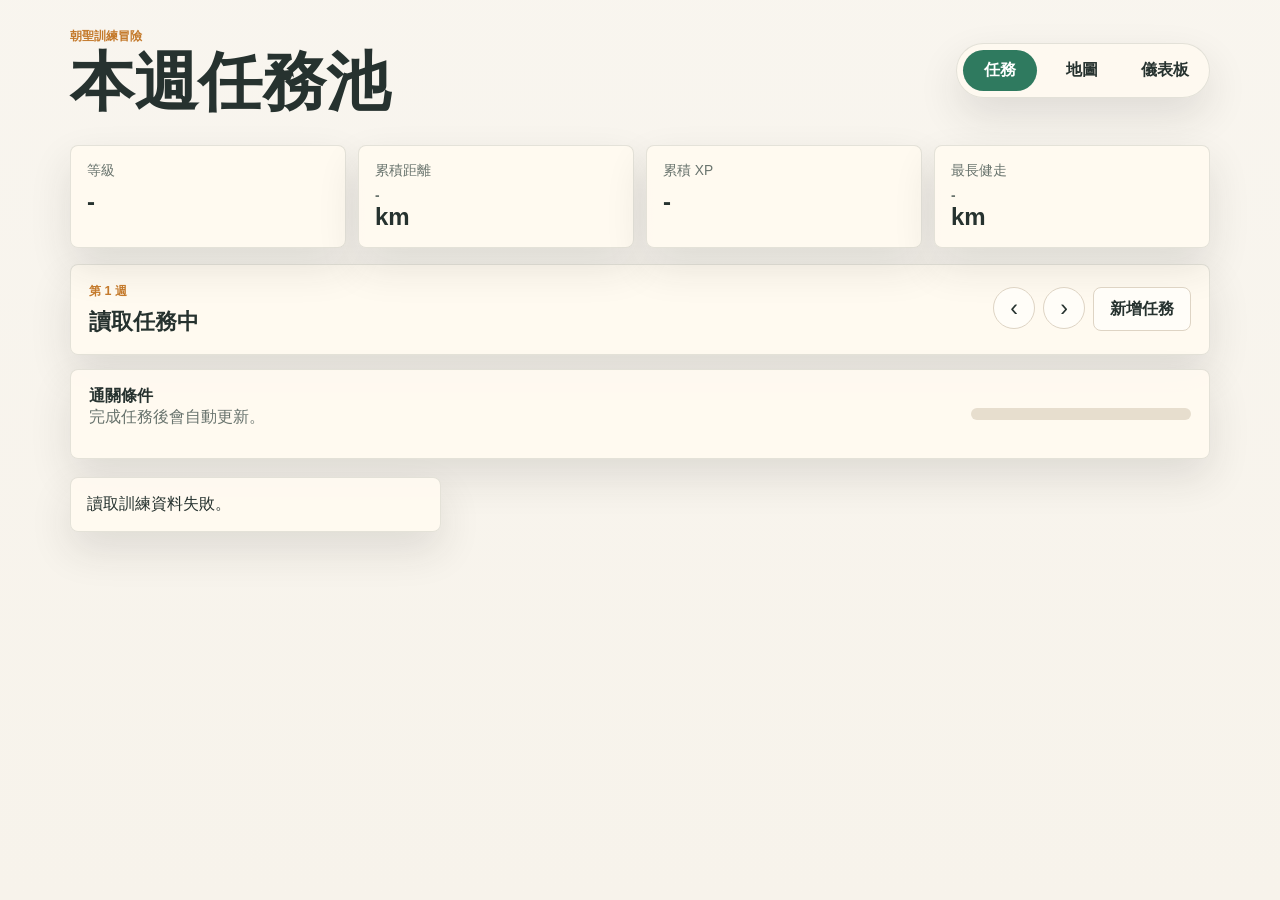
<file: index.html>
<!doctype html>
<html lang="zh-Hant">
<head>
  <meta charset="utf-8">
  <meta name="viewport" content="width=device-width, initial-scale=1">
  <title>朝聖訓練冒險</title>
  <link rel="stylesheet" href="css/style.css">
</head>
<body>
  <header class="app-header">
    <div>
      <p class="eyebrow">朝聖訓練冒險</p>
      <h1>本週任務池</h1>
    </div>
    <nav class="top-nav" aria-label="主要導覽">
      <a class="active" href="index.html">任務</a>
      <a href="map.html">地圖</a>
      <a href="dashboard.html">儀表板</a>
    </nav>
  </header>

  <main class="layout">
    <section class="status-panel" aria-live="polite">
      <div class="status-card">
        <span>等級</span>
        <strong id="levelValue">-</strong>
      </div>
      <div class="status-card">
        <span>累積距離</span>
        <strong><span id="distanceValue">-</span> km</strong>
      </div>
      <div class="status-card">
        <span>累積 XP</span>
        <strong id="xpValue">-</strong>
      </div>
      <div class="status-card">
        <span>最長健走</span>
        <strong><span id="longestWalkValue">-</span> km</strong>
      </div>
    </section>

    <section class="week-toolbar">
      <div>
        <p class="eyebrow">第 <span id="weekNumberLabel">1</span> 週</p>
        <h2 id="chapterName">讀取中</h2>
      </div>
      <div class="week-actions">
        <button class="icon-button" id="previousWeekButton" type="button" aria-label="上一週">‹</button>
        <button class="icon-button" id="nextWeekButton" type="button" aria-label="下一週">›</button>
        <button class="secondary-button" id="addMissionButton" type="button">新增任務</button>
      </div>
    </section>

    <section class="pass-panel">
      <div>
        <strong id="passTitle">通關條件</strong>
        <p id="passDescription">完成任務後會自動更新。</p>
        <div class="requirement-grid" id="requirementGrid" aria-label="通關進度細節"></div>
      </div>
      <div class="progress-track" aria-label="本週完成度">
        <div id="weekProgressBar" class="progress-fill"></div>
      </div>
    </section>

    <section id="missionGrid" class="mission-grid" aria-live="polite"></section>
  </main>

  <dialog id="completionDialog" class="dialog">
    <form id="completionForm" method="dialog">
      <div class="dialog-header">
        <div>
          <p class="eyebrow">完成任務</p>
          <h2 id="dialogMissionTitle">任務</h2>
        </div>
        <button class="icon-button" type="button" id="closeDialogButton" aria-label="關閉">×</button>
      </div>

      <input type="hidden" id="missionIdInput">

      <div class="form-grid">
        <label>
          <span>完成日期時間</span>
          <input id="completedAtInput" name="completedAt" type="datetime-local">
        </label>
        <label>
          <span>距離 km</span>
          <input id="actualDistanceInput" name="actualDistanceKm" inputmode="decimal" placeholder="5.2">
        </label>
        <label>
          <span>時間 分鐘</span>
          <input id="actualMinutesInput" name="actualMinutes" inputmode="decimal" placeholder="58">
        </label>
        <label>
          <span>背包 kg</span>
          <input id="actualBackpackInput" name="actualBackpackKg" inputmode="decimal" placeholder="0">
        </label>
        <label>
          <span>疲勞 1-10</span>
          <input id="fatigueInput" name="fatigueScore" inputmode="numeric" placeholder="6">
        </label>
        <label>
          <span>疼痛 1-10</span>
          <input id="painInput" name="painScore" inputmode="numeric" placeholder="3">
        </label>
        <label>
          <span>疼痛部位</span>
          <input id="painAreaInput" name="painArea" placeholder="小腿">
        </label>
      </div>

      <label class="full-label">
        <span>心情</span>
        <input id="moodInput" name="mood" placeholder="開心">
      </label>

      <label class="full-label">
        <span>備註</span>
        <textarea id="notesInput" name="notes" rows="3" placeholder="後半段有點累"></textarea>
      </label>

      <p class="form-hint" id="formHint">送出後會寫入訓練資料表。</p>

      <div class="dialog-actions">
        <button class="secondary-button" type="button" id="cancelButton">取消</button>
        <button class="primary-button" type="submit">完成並獲得 XP</button>
      </div>
    </form>
  </dialog>

  <dialog id="customMissionDialog" class="dialog">
    <form id="customMissionForm" method="dialog">
      <div class="dialog-header">
        <div>
          <p class="eyebrow">加碼任務</p>
          <h2>新增本週卡片</h2>
        </div>
        <button class="icon-button" type="button" id="closeCustomMissionButton" aria-label="關閉">×</button>
      </div>

      <div class="form-grid">
        <label>
          <span>任務名稱</span>
          <input name="title" id="customTitleInput" required placeholder="例如：輕鬆跑 30 分鐘">
        </label>
        <label>
          <span>任務類型</span>
          <select name="missionType" id="customTypeInput">
            <option value="run">跑步</option>
            <option value="walk">健走</option>
            <option value="cycling">騎車</option>
            <option value="swim">游泳</option>
            <option value="strength">肌力</option>
            <option value="recovery">恢復</option>
            <option value="mobility">伸展活動</option>
            <option value="bonus">加碼</option>
            <option value="other">其他</option>
          </select>
        </label>
        <label>
          <span>任務大小</span>
          <select name="missionSize" id="customSizeInput">
            <option value="normal">一般</option>
            <option value="mini">短任務</option>
            <option value="long">長任務</option>
          </select>
        </label>
        <label>
          <span>目標距離 km</span>
          <input name="targetDistanceKm" inputmode="decimal" placeholder="3">
        </label>
        <label>
          <span>目標時間 分鐘</span>
          <input name="targetMinutes" inputmode="decimal" placeholder="30">
        </label>
        <label>
          <span>背包 kg</span>
          <input name="targetBackpackKg" inputmode="decimal" placeholder="0">
        </label>
      </div>

      <label class="full-label">
        <span>任務說明</span>
        <textarea name="description" rows="3" placeholder="今天時間比較多，加一張自己想完成的任務。"></textarea>
      </label>

      <p class="form-hint" id="customMissionHint">新增後會出現在本週任務池。</p>

      <div class="dialog-actions">
        <button class="secondary-button" type="button" id="cancelCustomMissionButton">取消</button>
        <button class="primary-button" type="submit">建立卡片</button>
      </div>
    </form>
  </dialog>

  <div class="toast" id="rewardToast" role="status" aria-live="polite">
    <p class="eyebrow">任務完成</p>
    <strong id="rewardToastTitle">今天又更靠近西班牙一點</strong>
    <span id="rewardToastText">獲得經驗值，旅程繼續前進。</span>
  </div>

  <template id="missionCardTemplate">
    <article class="mission-card">
      <div class="mission-card-header">
        <span class="type-pill"></span>
        <span class="size-pill"></span>
      </div>
      <h3></h3>
      <p></p>
      <dl>
        <div>
          <dt>距離</dt>
          <dd data-field="distance"></dd>
        </div>
        <div>
          <dt>時間</dt>
          <dd data-field="minutes"></dd>
        </div>
        <div>
          <dt>背包</dt>
          <dd data-field="backpack"></dd>
        </div>
      </dl>
      <button class="primary-button" type="button">完成任務</button>
    </article>
  </template>

  <script src="js/config.js"></script>
  <script src="js/api.js"></script>
  <script src="js/app.js"></script>
</body>
</html>
</file>
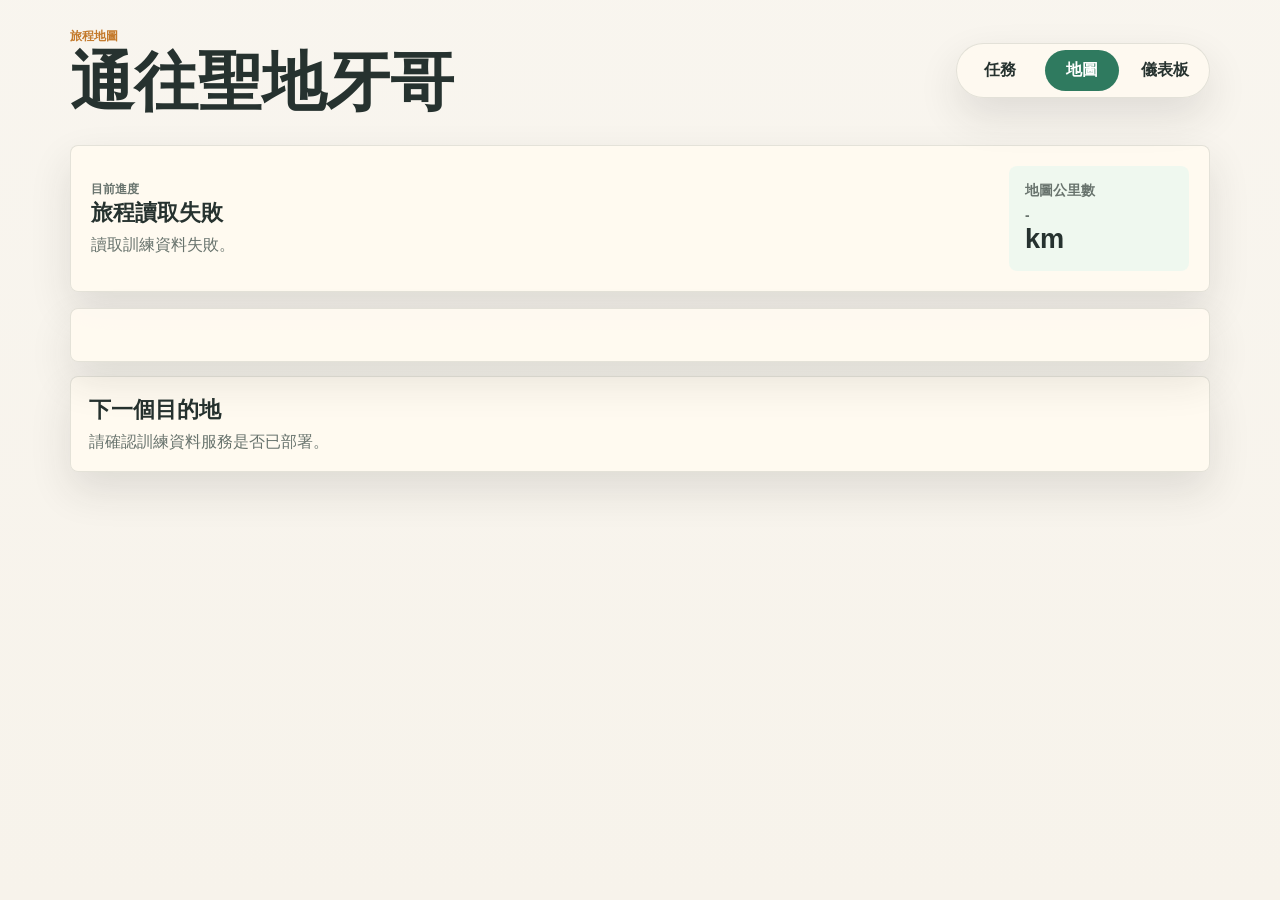
<file: map.html>
<!doctype html>
<html lang="zh-Hant">
<head>
  <meta charset="utf-8">
  <meta name="viewport" content="width=device-width, initial-scale=1">
  <title>朝聖旅程地圖</title>
  <link rel="stylesheet" href="css/style.css">
</head>
<body>
  <header class="app-header">
    <div>
      <p class="eyebrow">旅程地圖</p>
      <h1>通往聖地牙哥</h1>
    </div>
    <nav class="top-nav" aria-label="主要導覽">
      <a href="index.html">任務</a>
      <a class="active" href="map.html">地圖</a>
      <a href="dashboard.html">儀表板</a>
    </nav>
  </header>

  <main class="layout">
    <section class="map-hero">
      <div>
        <p class="eyebrow">目前進度</p>
        <h2 id="mapProgressTitle">正在讀取旅程</h2>
        <p id="mapProgressText">完成任務後，地圖會往前推進。</p>
      </div>
      <div class="map-distance">
        <span>地圖公里數</span>
        <strong><span id="routeKmValue">-</span> km</strong>
      </div>
    </section>

    <section class="route-panel">
      <div class="route-line" aria-hidden="true">
        <div class="route-line-fill" id="routeLineFill"></div>
      </div>
      <div class="route-nodes" id="routeNodes" aria-live="polite"></div>
    </section>

    <section class="map-note-panel">
      <h2>下一個目的地</h2>
      <p id="nextNodeText">正在計算下一個節點。</p>
    </section>
  </main>

  <script src="js/config.js"></script>
  <script src="js/api.js"></script>
  <script src="js/map.js"></script>
</body>
</html>
</file>
<file: css/style.css>
:root {
  --bg: #f7f3eb;
  --surface: #fffaf1;
  --surface-strong: #fffdf8;
  --ink: #26322f;
  --muted: #68736d;
  --line: #ded4c4;
  --green: #2f7a5f;
  --green-dark: #245e49;
  --amber: #c47a2c;
  --blue: #3a6f96;
  --red: #b75d4a;
  --shadow: 0 18px 42px rgba(42, 45, 40, 0.12);
  font-family: -apple-system, BlinkMacSystemFont, "Segoe UI", sans-serif;
}

* {
  box-sizing: border-box;
}

body {
  margin: 0;
  min-height: 100vh;
  color: var(--ink);
  background:
    linear-gradient(180deg, rgba(247, 243, 235, 0.82), rgba(247, 243, 235, 1)),
    url("https://images.unsplash.com/photo-1500530855697-b586d89ba3ee?auto=format&fit=crop&w=1800&q=75") center/cover fixed;
}

button,
input,
textarea {
  font: inherit;
}

button {
  cursor: pointer;
}

.app-header {
  display: flex;
  align-items: center;
  justify-content: space-between;
  gap: 24px;
  max-width: 1180px;
  margin: 0 auto;
  padding: 28px 20px 14px;
}

h1,
h2,
h3,
p {
  margin-top: 0;
}

h1 {
  margin-bottom: 0;
  font-size: clamp(2rem, 5vw, 4.25rem);
  line-height: 0.95;
}

h2 {
  margin-bottom: 8px;
  font-size: 1.35rem;
}

.eyebrow {
  margin-bottom: 7px;
  color: var(--amber);
  font-size: 0.78rem;
  font-weight: 800;
  letter-spacing: 0;
  text-transform: uppercase;
}

.top-nav {
  display: flex;
  gap: 8px;
  padding: 6px;
  border: 1px solid rgba(38, 50, 47, 0.12);
  border-radius: 999px;
  background: rgba(255, 250, 241, 0.82);
  box-shadow: var(--shadow);
}

.top-nav a {
  min-width: 74px;
  padding: 10px 14px;
  border-radius: 999px;
  color: var(--ink);
  text-align: center;
  text-decoration: none;
  font-weight: 700;
}

.top-nav a.active {
  color: #fff;
  background: var(--green);
}

.layout {
  max-width: 1180px;
  margin: 0 auto;
  padding: 18px 20px 48px;
}

.status-panel {
  display: grid;
  grid-template-columns: repeat(4, minmax(0, 1fr));
  gap: 12px;
  margin-bottom: 16px;
}

.status-card,
.pass-panel,
.chart-panel,
.records-panel,
.week-toolbar {
  border: 1px solid rgba(38, 50, 47, 0.12);
  border-radius: 8px;
  background: rgba(255, 250, 241, 0.94);
  box-shadow: var(--shadow);
}

.status-card {
  padding: 16px;
}

.status-card span {
  display: block;
  color: var(--muted);
  font-size: 0.86rem;
}

.status-card strong {
  display: block;
  margin-top: 8px;
  font-size: 1.5rem;
}

.week-toolbar {
  display: flex;
  align-items: center;
  justify-content: space-between;
  gap: 16px;
  padding: 18px;
  margin-bottom: 14px;
}

.week-toolbar h2 {
  margin: 0;
}

.week-actions {
  display: flex;
  gap: 8px;
}

.icon-button {
  display: inline-grid;
  width: 42px;
  height: 42px;
  place-items: center;
  border: 1px solid var(--line);
  border-radius: 50%;
  color: var(--ink);
  background: var(--surface-strong);
  font-size: 1.45rem;
  line-height: 1;
}

.pass-panel {
  display: grid;
  grid-template-columns: minmax(0, 1fr) 220px;
  align-items: center;
  gap: 16px;
  padding: 16px 18px;
  margin-bottom: 18px;
}

.pass-panel p {
  margin-bottom: 0;
  color: var(--muted);
}

.requirement-grid {
  display: grid;
  grid-template-columns: repeat(4, minmax(0, 1fr));
  gap: 8px;
  margin-top: 14px;
}

.requirement-item {
  min-height: 64px;
  padding: 10px;
  border: 1px solid rgba(38, 50, 47, 0.1);
  border-radius: 8px;
  background: rgba(255, 253, 248, 0.72);
}

.requirement-item span,
.requirement-item strong {
  display: block;
}

.requirement-item span {
  color: var(--muted);
  font-size: 0.78rem;
  font-weight: 800;
}

.requirement-item strong {
  margin-top: 5px;
  font-size: 1rem;
}

.requirement-item.done {
  border-color: rgba(47, 122, 95, 0.34);
  background: rgba(235, 248, 239, 0.82);
}

.progress-track {
  height: 12px;
  overflow: hidden;
  border-radius: 999px;
  background: #e7dece;
}

.progress-fill {
  width: 0%;
  height: 100%;
  border-radius: inherit;
  background: linear-gradient(90deg, var(--green), var(--amber));
  transition: width 360ms ease;
}

.mission-grid {
  display: grid;
  grid-template-columns: repeat(3, minmax(0, 1fr));
  gap: 14px;
}

.mission-card {
  display: flex;
  min-height: 280px;
  flex-direction: column;
  gap: 12px;
  padding: 16px;
  border: 1px solid rgba(38, 50, 47, 0.12);
  border-radius: 8px;
  background: rgba(255, 253, 248, 0.96);
  box-shadow: var(--shadow);
  transform: translateY(0);
  transition: transform 180ms ease, box-shadow 180ms ease;
}

.mission-card:hover {
  transform: translateY(-3px);
  box-shadow: 0 22px 50px rgba(42, 45, 40, 0.16);
}

.mission-card.completed {
  border-color: rgba(47, 122, 95, 0.5);
  background: rgba(235, 248, 239, 0.96);
}

.mission-card.boss {
  border-color: rgba(196, 122, 44, 0.5);
}

.mission-card-header {
  display: flex;
  justify-content: space-between;
  gap: 8px;
}

.type-pill,
.size-pill {
  display: inline-flex;
  align-items: center;
  min-height: 28px;
  padding: 5px 9px;
  border-radius: 999px;
  font-size: 0.78rem;
  font-weight: 800;
}

.type-pill {
  color: #fff;
  background: var(--green);
}

.type-pill.strength {
  background: var(--blue);
}

.type-pill.recovery {
  background: var(--red);
}

.type-pill.knowledge {
  background: var(--amber);
}

.type-pill.boss {
  background: var(--ink);
}

.size-pill {
  color: var(--muted);
  background: #efe7d9;
}

.mission-card h3 {
  margin-bottom: 0;
  font-size: 1.08rem;
}

.mission-card p {
  margin-bottom: 0;
  color: var(--muted);
  line-height: 1.55;
}

.mission-card dl {
  display: grid;
  grid-template-columns: repeat(3, minmax(0, 1fr));
  gap: 8px;
  margin: auto 0 0;
}

.mission-card dl div {
  padding: 9px;
  border-radius: 8px;
  background: #f1eadf;
}

.mission-card dt {
  color: var(--muted);
  font-size: 0.75rem;
}

.mission-card dd {
  margin: 3px 0 0;
  font-weight: 800;
}

.primary-button,
.secondary-button {
  min-height: 44px;
  padding: 10px 16px;
  border-radius: 8px;
  font-weight: 800;
}

.primary-button {
  border: 0;
  color: #fff;
  background: var(--green);
}

.primary-button:hover {
  background: var(--green-dark);
}

.secondary-button {
  border: 1px solid var(--line);
  color: var(--ink);
  background: var(--surface-strong);
}

.dialog {
  width: min(720px, calc(100vw - 28px));
  border: 0;
  border-radius: 8px;
  padding: 0;
  background: var(--surface);
  box-shadow: 0 30px 80px rgba(0, 0, 0, 0.28);
}

.dialog::backdrop {
  background: rgba(16, 23, 21, 0.54);
}

.dialog form {
  padding: 20px;
}

.dialog-header,
.dialog-actions,
.section-heading {
  display: flex;
  align-items: center;
  justify-content: space-between;
  gap: 16px;
}

.form-grid {
  display: grid;
  grid-template-columns: repeat(2, minmax(0, 1fr));
  gap: 12px;
}

label span {
  display: block;
  margin-bottom: 6px;
  color: var(--muted);
  font-size: 0.86rem;
  font-weight: 700;
}

input,
select,
textarea {
  width: 100%;
  border: 1px solid var(--line);
  border-radius: 8px;
  padding: 11px 12px;
  color: var(--ink);
  background: #fffdf8;
}

select {
  min-height: 46px;
}

.full-label {
  display: block;
  margin-top: 12px;
}

.form-hint {
  min-height: 22px;
  margin: 12px 0;
  color: var(--muted);
}

.chart-grid {
  display: grid;
  grid-template-columns: repeat(2, minmax(0, 1fr));
  gap: 14px;
}

.chart-panel,
.records-panel {
  padding: 18px;
}

.chart-panel h2 {
  margin-bottom: 14px;
}

.chart-canvas {
  position: relative;
  height: 260px;
  min-height: 260px;
}

.chart-canvas canvas {
  display: block;
  width: 100% !important;
  height: 100% !important;
}

.records-panel {
  margin-top: 14px;
}

.map-hero,
.route-panel,
.map-note-panel {
  border: 1px solid rgba(38, 50, 47, 0.12);
  border-radius: 8px;
  background: rgba(255, 250, 241, 0.94);
  box-shadow: var(--shadow);
}

.map-hero {
  display: flex;
  align-items: center;
  justify-content: space-between;
  gap: 18px;
  margin-bottom: 16px;
  padding: 20px;
}

.map-hero p {
  margin-bottom: 0;
  color: var(--muted);
}

.map-distance {
  min-width: 180px;
  padding: 16px;
  border-radius: 8px;
  background: rgba(235, 248, 239, 0.8);
}

.map-distance span,
.map-distance strong {
  display: block;
}

.map-distance span {
  color: var(--muted);
  font-size: 0.86rem;
  font-weight: 800;
}

.map-distance strong {
  margin-top: 8px;
  font-size: 1.7rem;
}

.route-panel {
  position: relative;
  overflow: hidden;
  padding: 24px 20px 28px;
}

.route-line {
  position: absolute;
  top: 65px;
  left: 44px;
  right: 44px;
  height: 8px;
  overflow: hidden;
  border-radius: 999px;
  background: #e7dece;
}

.route-line-fill {
  width: 0%;
  height: 100%;
  border-radius: inherit;
  background: linear-gradient(90deg, var(--green), var(--amber));
  transition: width 420ms ease;
}

.route-nodes {
  position: relative;
  z-index: 1;
  display: grid;
  grid-template-columns: repeat(6, minmax(120px, 1fr));
  gap: 12px;
}

.route-node {
  min-height: 180px;
  padding: 14px;
  border: 1px solid rgba(38, 50, 47, 0.12);
  border-radius: 8px;
  background: rgba(255, 253, 248, 0.96);
}

.route-node-marker {
  display: grid;
  width: 44px;
  height: 44px;
  place-items: center;
  margin-bottom: 14px;
  border: 3px solid #d9cbbb;
  border-radius: 50%;
  color: var(--muted);
  background: var(--surface-strong);
  font-weight: 900;
}

.route-node.unlocked {
  border-color: rgba(47, 122, 95, 0.35);
  background: rgba(235, 248, 239, 0.9);
}

.route-node.unlocked .route-node-marker {
  border-color: var(--green);
  color: #fff;
  background: var(--green);
}

.route-node.current {
  border-color: rgba(196, 122, 44, 0.5);
}

.route-node.current .route-node-marker {
  border-color: var(--amber);
}

.route-node h3 {
  margin-bottom: 8px;
  font-size: 1rem;
}

.route-node p {
  margin-bottom: 10px;
  color: var(--muted);
  line-height: 1.45;
}

.route-node small {
  color: var(--muted);
  font-weight: 800;
}

.map-note-panel {
  margin-top: 14px;
  padding: 18px;
}

.map-note-panel p {
  margin-bottom: 0;
  color: var(--muted);
}

.debug-message {
  min-height: 24px;
  margin: 4px 0 12px;
  color: var(--muted);
}

.debug-message.error {
  color: var(--red);
  font-weight: 800;
}

.toast {
  position: fixed;
  right: 18px;
  bottom: 18px;
  z-index: 20;
  width: min(360px, calc(100vw - 36px));
  padding: 16px;
  border: 1px solid rgba(47, 122, 95, 0.28);
  border-radius: 8px;
  color: var(--ink);
  background: rgba(255, 253, 248, 0.98);
  box-shadow: 0 22px 60px rgba(24, 32, 29, 0.24);
  opacity: 0;
  pointer-events: none;
  transform: translateY(14px);
  transition: opacity 220ms ease, transform 220ms ease;
}

.toast.show {
  opacity: 1;
  transform: translateY(0);
}

.toast strong,
.toast span {
  display: block;
}

.toast strong {
  margin-bottom: 6px;
  font-size: 1.05rem;
}

.toast span {
  color: var(--muted);
  line-height: 1.45;
}

.table-wrap {
  overflow-x: auto;
}

table {
  width: 100%;
  border-collapse: collapse;
  min-width: 940px;
}

th,
td {
  padding: 12px 10px;
  border-bottom: 1px solid var(--line);
  text-align: left;
}

th {
  color: var(--muted);
  font-size: 0.8rem;
}

@media (max-width: 860px) {
  .app-header {
    align-items: stretch;
    flex-direction: column;
  }

  .top-nav {
    width: 100%;
  }

  .top-nav a {
    flex: 1;
  }

  .status-panel,
  .mission-grid,
  .chart-grid,
  .route-nodes {
    grid-template-columns: 1fr;
  }

  .pass-panel {
    grid-template-columns: 1fr;
  }

  .map-hero {
    align-items: stretch;
    flex-direction: column;
  }

  .map-distance {
    min-width: 0;
  }

  .route-line {
    top: 40px;
    bottom: 40px;
    left: 42px;
    right: auto;
    width: 8px;
    height: auto;
  }

  .requirement-grid {
    grid-template-columns: repeat(2, minmax(0, 1fr));
  }
}

@media (max-width: 560px) {
  .form-grid {
    grid-template-columns: 1fr;
  }

  .mission-card dl {
    grid-template-columns: 1fr;
  }

  .requirement-grid {
    grid-template-columns: 1fr;
  }
}
</file>
